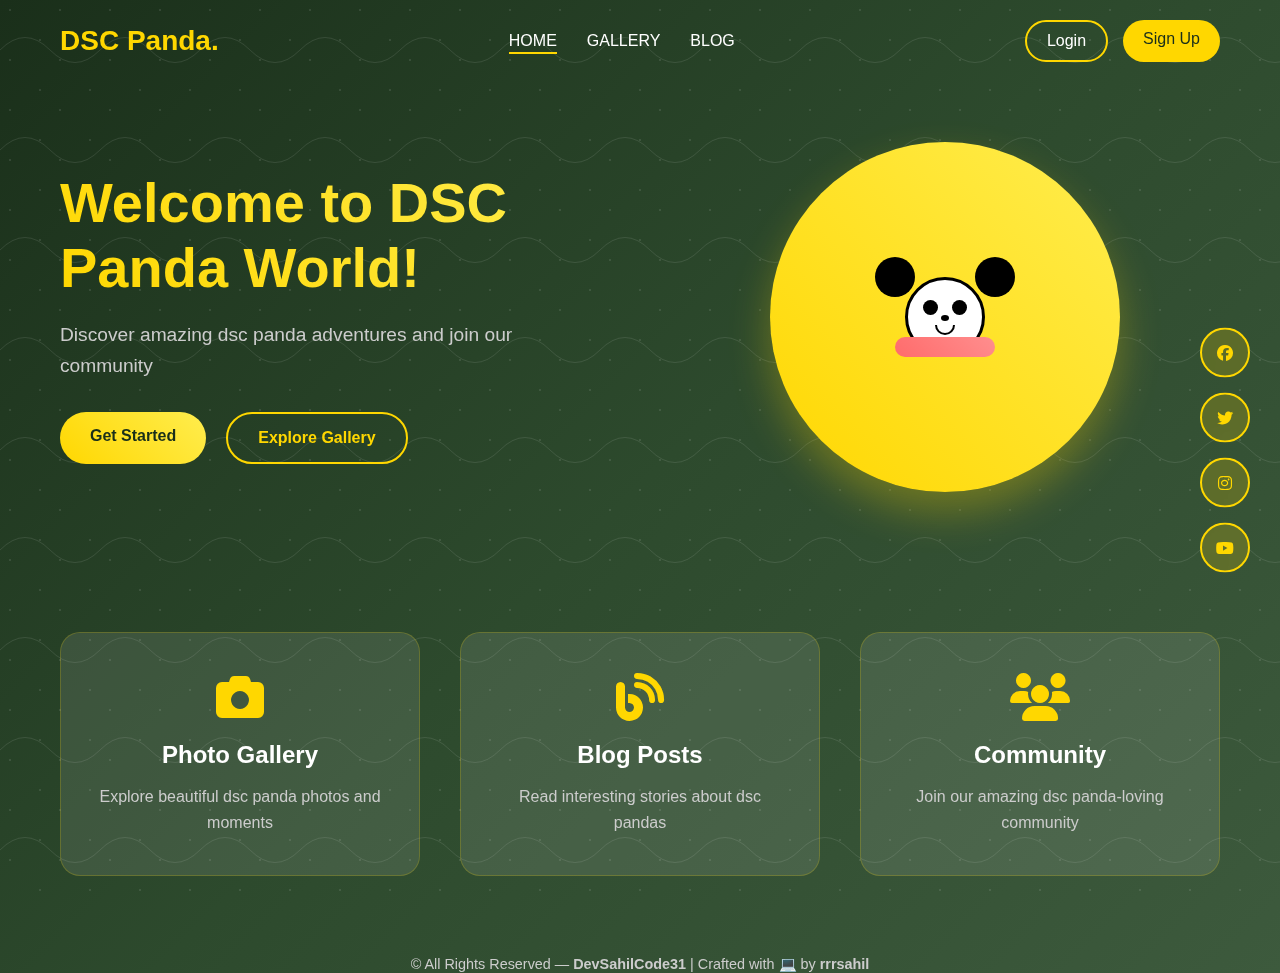
<file: index.html>
<!DOCTYPE html>
<html lang="en">
<head>
    <meta charset="UTF-8">
    <meta name="viewport" content="width=device-width, initial-scale=1.0">
    <title>DSC Panda - Home</title>
    <link rel="stylesheet" href="https://cdnjs.cloudflare.com/ajax/libs/font-awesome/6.7.2/css/all.min.css">
    <link rel="stylesheet" href="styles.css">
</head>
<body>
    <div class="container">
        <nav class="navbar">
            <div class="logo">
                <h2>DSC Panda.</h2>
            </div>
            <ul class="nav-links">
                <li><a href="index.html" class="active">HOME</a></li>
                <li><a href="#gallery">GALLERY</a></li>
                <li><a href="#blog">BLOG</a></li>
            </ul>
            <div class="auth-buttons">
                <a href="login.html" class="btn-login">Login</a>
                <a href="signup.html" class="btn-signup">Sign Up</a>
            </div>
        </nav>

        <main class="hero-section">
            <div class="hero-content">
                <div class="hero-text">
                    <h1 class="hero-title">Welcome to DSC Panda World!</h1>
                    <p class="hero-subtitle">Discover amazing dsc panda adventures and join our community</p>
                    <div class="hero-buttons">
                        <a href="signup.html" class="btn-primary">Get Started</a>
                        <a href="#gallery" class="btn-secondary">Explore Gallery</a>
                    </div>
                </div>
                <div class="hero-image">
                    <div class="panda-circle">
                        <div class="panda-character">
                            <div class="panda-face">
                                <div class="panda-ears">
                                    <div class="ear left-ear"></div>
                                    <div class="ear right-ear"></div>
                                </div>
                                <div class="panda-head">
                                    <div class="eye left-eye"></div>
                                    <div class="eye right-eye"></div>
                                    <div class="nose"></div>
                                    <div class="mouth"></div>
                                </div>
                                <div class="panda-scarf"></div>
                            </div>
                        </div>
                    </div>
                </div>
            </div>
        </main>

        <section class="features-section">
            <div class="features-grid">
                <div class="feature-card">
                    <i class="fas fa-camera"></i>
                    <h3>Photo Gallery</h3>
                    <p>Explore beautiful dsc panda photos and moments</p>
                </div>
                <div class="feature-card">
                    <i class="fas fa-blog"></i>
                    <h3>Blog Posts</h3>
                    <p>Read interesting stories about dsc pandas</p>
                </div>
                <div class="feature-card">
                    <i class="fas fa-users"></i>
                    <h3>Community</h3>
                    <p>Join our amazing dsc panda-loving community</p>
                </div>
            </div>
        </section>

        <div class="social-icons">
            <a href="#" class="social-icon"><i class="fab fa-facebook"></i></a>
            <a href="#" class="social-icon"><i class="fab fa-twitter"></i></a>
            <a href="#" class="social-icon"><i class="fab fa-instagram"></i></a>
            <a href="#" class="social-icon"><i class="fab fa-youtube"></i></a>
        </div>
    </div>
    <p style="text-align: center; font-size: 0.9rem; color: #ccc;">
  © All Rights Reserved — <strong>DevSahilCode31</strong> | Crafted with 💻 by <strong>rrrsahil</strong>
</p>


    <script src="script.js"></script>
</body>
</html>
</file>
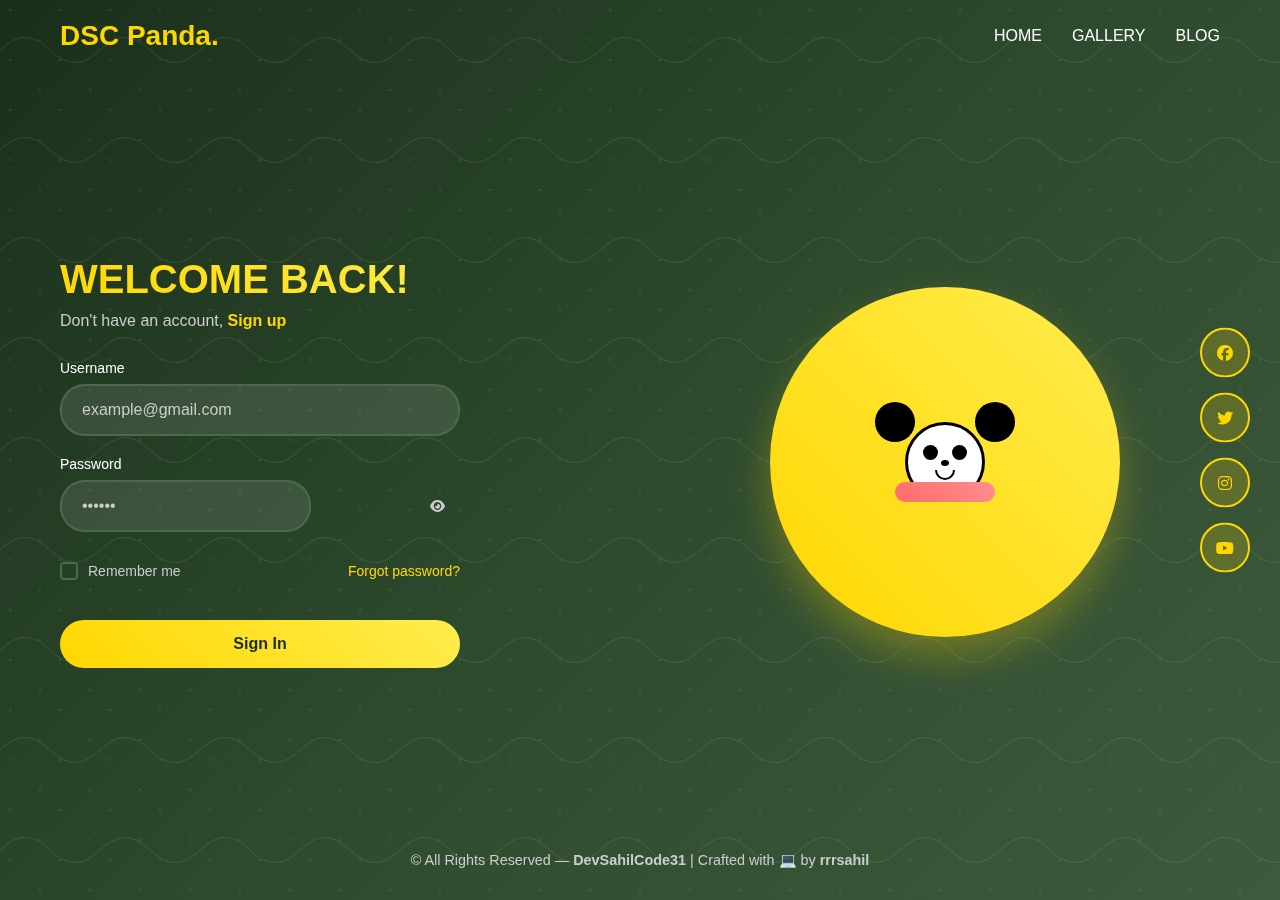
<file: login.html>
<!DOCTYPE html>
<html lang="en">
<head>
    <meta charset="UTF-8">
    <meta name="viewport" content="width=device-width, initial-scale=1.0">
    <title>DSC Panda - Login</title>
    <link rel="stylesheet" href="https://cdnjs.cloudflare.com/ajax/libs/font-awesome/6.7.2/css/all.min.css">
    <link rel="stylesheet" href="styles.css">
</head>
<body>
    <div class="container">
        <nav class="navbar">
            <div class="logo">
                <h2>DSC Panda.</h2>
            </div>
            <ul class="nav-links">
                <li><a href="index.html">HOME</a></li>
                <li><a href="#gallery">GALLERY</a></li>
                <li><a href="#blog">BLOG</a></li>
            </ul>
        </nav>

        <main class="auth-main">
            <div class="auth-container">
                <div class="auth-form-section">
                    <div class="auth-form">
                        <h1 class="auth-title">WELCOME BACK!</h1>
                        <p class="auth-subtitle">Don't have an account, <a href="signup.html">Sign up</a></p>
                        
                        <form id="loginForm" class="form">
                            <div class="form-group">
                                <label for="username">Username</label>
                                <input type="email" id="username" name="username" placeholder="example@gmail.com" required>
                            </div>
                            
                            <div class="form-group">
                                <label for="password">Password</label>
                                <div class="password-input">
                                    <input type="password" id="password" name="password" placeholder="••••••" required>
                                    <button type="button" class="password-toggle" onclick="togglePassword('password')">
                                        <i class="fas fa-eye"></i>
                                    </button>
                                </div>
                            </div>
                            
                            <div class="form-options">
                                <label class="checkbox-container">
                                    <input type="checkbox" id="remember">
                                    <span class="checkmark"></span>
                                    Remember me
                                </label>
                                <a href="#" class="forgot-password">Forgot password?</a>
                            </div>
                            
                            <button type="submit" class="btn-submit">Sign In</button>
                        </form>
                    </div>
                </div>
                
                <div class="auth-image-section">
                    <div class="panda-circle">
                        <div class="panda-character">
                            <div class="panda-face">
                                <div class="panda-ears">
                                    <div class="ear left-ear"></div>
                                    <div class="ear right-ear"></div>
                                </div>
                                <div class="panda-head">
                                    <div class="eye left-eye"></div>
                                    <div class="eye right-eye"></div>
                                    <div class="nose"></div>
                                    <div class="mouth"></div>
                                </div>
                                <div class="panda-scarf"></div>
                            </div>
                        </div>
                    </div>
                </div>
            </div>
        </main>

        <div class="social-icons">
            <a href="#" class="social-icon"><i class="fab fa-facebook"></i></a>
            <a href="#" class="social-icon"><i class="fab fa-twitter"></i></a>
            <a href="#" class="social-icon"><i class="fab fa-instagram"></i></a>
            <a href="#" class="social-icon"><i class="fab fa-youtube"></i></a>
        </div>
    </div>
    <p style="text-align: center; font-size: 0.9rem; color: #ccc;">
  © All Rights Reserved — <strong>DevSahilCode31</strong> | Crafted with 💻 by <strong>rrrsahil</strong>
</p>
    <script src="script.js"></script>
</body>
</html>
</file>
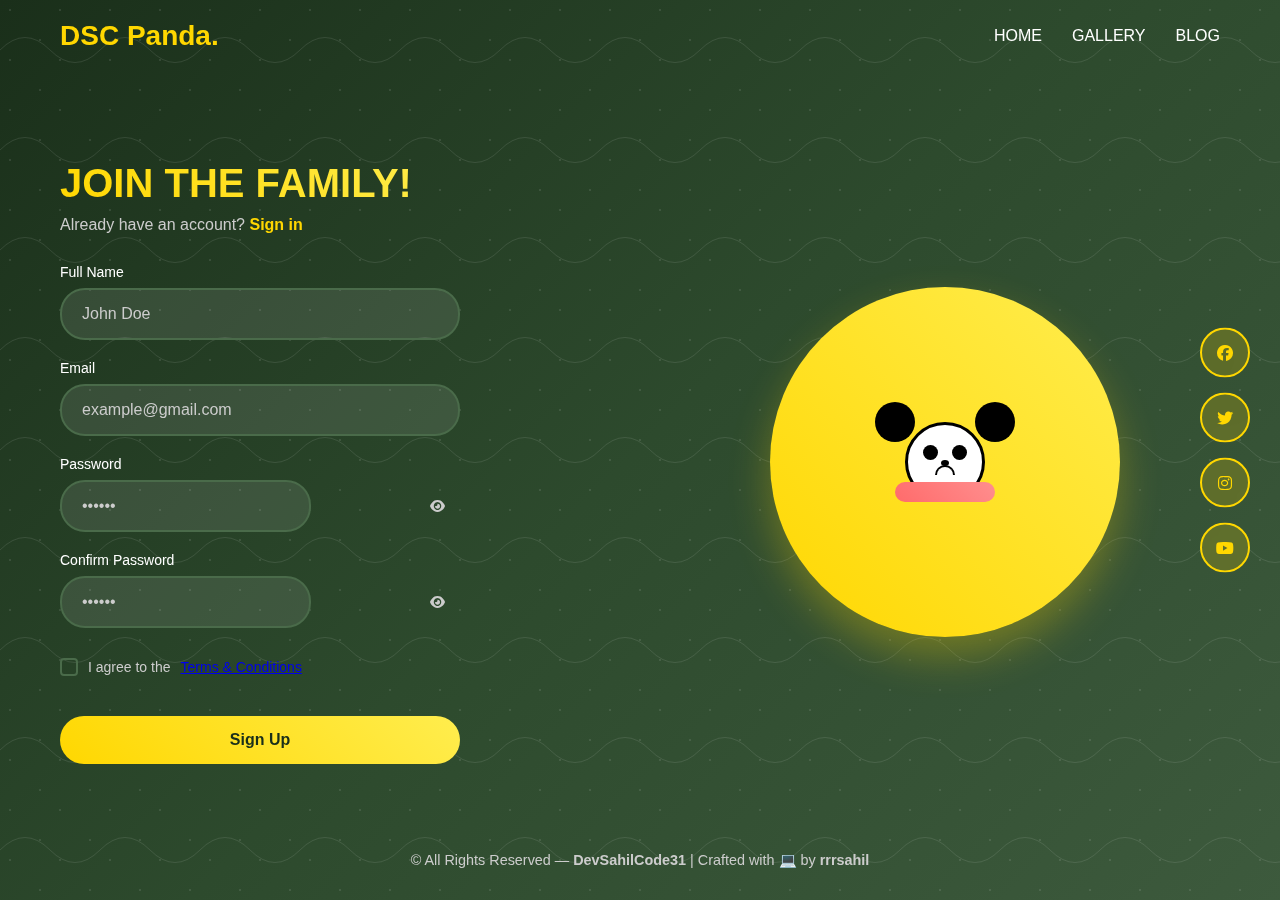
<file: signup.html>
<!DOCTYPE html>
<html lang="en">
<head>
    <meta charset="UTF-8">
    <meta name="viewport" content="width=device-width, initial-scale=1.0">
    <title>DSC Panda - Sign Up</title>
    <link rel="stylesheet" href="https://cdnjs.cloudflare.com/ajax/libs/font-awesome/6.7.2/css/all.min.css">
    <link rel="stylesheet" href="styles.css">
</head>
<body>
    <div class="container">
        <nav class="navbar">
            <div class="logo">
                <h2>DSC Panda.</h2>
            </div>
            <ul class="nav-links">
                <li><a href="index.html">HOME</a></li>
                <li><a href="#gallery">GALLERY</a></li>
                <li><a href="#blog">BLOG</a></li>
            </ul>
        </nav>

        <main class="auth-main">
            <div class="auth-container">
                <div class="auth-form-section">
                    <div class="auth-form">
                        <h1 class="auth-title">JOIN THE FAMILY!</h1>
                        <p class="auth-subtitle">Already have an account? <a href="login.html">Sign in</a></p>
                        
                        <form id="signupForm" class="form">
                            <div class="form-group">
                                <label for="fullname">Full Name</label>
                                <input type="text" id="fullname" name="fullname" placeholder="John Doe" required>
                            </div>
                            
                            <div class="form-group">
                                <label for="email">Email</label>
                                <input type="email" id="email" name="email" placeholder="example@gmail.com" required>
                            </div>
                            
                            <div class="form-group">
                                <label for="signupPassword">Password</label>
                                <div class="password-input">
                                    <input type="password" id="signupPassword" name="password" placeholder="••••••" required>
                                    <button type="button" class="password-toggle" onclick="togglePassword('signupPassword')">
                                        <i class="fas fa-eye"></i>
                                    </button>
                                </div>
                            </div>
                            
                            <div class="form-group">
                                <label for="confirmPassword">Confirm Password</label>
                                <div class="password-input">
                                    <input type="password" id="confirmPassword" name="confirmPassword" placeholder="••••••" required>
                                    <button type="button" class="password-toggle" onclick="togglePassword('confirmPassword')">
                                        <i class="fas fa-eye"></i>
                                    </button>
                                </div>
                            </div>
                            
                            <div class="form-options">
                                <label class="checkbox-container">
                                    <input type="checkbox" id="terms" required>
                                    <span class="checkmark"></span>
                                    I agree to the <a href="#">Terms & Conditions</a>
                                </label>
                            </div>
                            
                            <button type="submit" class="btn-submit">Sign Up</button>
                        </form>
                    </div>
                </div>
                
                <div class="auth-image-section">
                    <div class="panda-circle">
                        <div class="panda-character signup-panda">
                            <div class="panda-face">
                                <div class="panda-ears">
                                    <div class="ear left-ear"></div>
                                    <div class="ear right-ear"></div>
                                </div>
                                <div class="panda-head">
                                    <div class="eye left-eye"></div>
                                    <div class="eye right-eye"></div>
                                    <div class="nose"></div>
                                    <div class="mouth happy-mouth"></div>
                                </div>
                                <div class="panda-scarf"></div>
                            </div>
                        </div>
                    </div>
                </div>
            </div>
        </main>

        <div class="social-icons">
            <a href="#" class="social-icon"><i class="fab fa-facebook"></i></a>
            <a href="#" class="social-icon"><i class="fab fa-twitter"></i></a>
            <a href="#" class="social-icon"><i class="fab fa-instagram"></i></a>
            <a href="#" class="social-icon"><i class="fab fa-youtube"></i></a>
        </div>
    </div>
    <p style="text-align: center; font-size: 0.9rem; color: #ccc;">
  © All Rights Reserved — <strong>DevSahilCode31</strong> | Crafted with 💻 by <strong>rrrsahil</strong>
</p>
    <script src="script.js"></script>
</body>
</html>
</file>
<file: styles.css>
/* Reset and Base Styles */
* {
    margin: 0;
    padding: 0;
    box-sizing: border-box;
}

body {
    font-family: 'Segoe UI', Tahoma, Geneva, Verdana, sans-serif;
    background: linear-gradient(135deg, #1a2f1a 0%, #2d4a2d 50%, #3d5a3d 100%);
    min-height: 100vh;
    color: #ffffff;
    overflow-x: hidden;
}

/* Background Pattern */
body::before {
    content: '';
    position: fixed;
    top: 0;
    left: 0;
    width: 100%;
    height: 100%;
    background-image: 
        radial-gradient(circle at 20% 20%, rgba(255, 255, 255, 0.1) 1px, transparent 1px),
        radial-gradient(circle at 80% 80%, rgba(255, 255, 255, 0.1) 1px, transparent 1px);
    background-size: 50px 50px;
    pointer-events: none;
    z-index: -1;
}

/* Curved Lines Animation */
body::after {
    content: '';
    position: fixed;
    top: 0;
    left: 0;
    width: 100%;
    height: 100%;
    background: url("data:image/svg+xml,%3Csvg width='100' height='100' xmlns='http://www.w3.org/2000/svg'%3E%3Cpath d='M0,50 Q25,25 50,50 T100,50' stroke='rgba(255,255,255,0.1)' stroke-width='1' fill='none'/%3E%3C/svg%3E");
    animation: float 20s ease-in-out infinite;
    pointer-events: none;
    z-index: -1;
}

@keyframes float {
    0%, 100% { transform: translateY(0px) rotate(0deg); }
    50% { transform: translateY(-20px) rotate(2deg); }
}

/* Container */
.container {
    max-width: 1200px;
    margin: 0 auto;
    padding: 0 20px;
    position: relative;
    z-index: 1;
}

/* Navigation */
.navbar {
    display: flex;
    justify-content: space-between;
    align-items: center;
    padding: 20px 0;
    animation: slideDown 0.8s ease-out;
}

.logo h2 {
    color: #ffd700;
    font-size: 28px;
    font-weight: bold;
    cursor: pointer;
    transition: transform 0.3s ease;
}

.logo h2:hover {
    transform: scale(1.1);
}

.nav-links {
    display: flex;
    list-style: none;
    gap: 30px;
}

.nav-links a {
    color: #ffffff;
    text-decoration: none;
    font-weight: 500;
    transition: all 0.3s ease;
    position: relative;
}

.nav-links a::after {
    content: '';
    position: absolute;
    bottom: -5px;
    left: 0;
    width: 0;
    height: 2px;
    background: #ffd700;
    transition: width 0.3s ease;
}

.nav-links a:hover::after,
.nav-links a.active::after {
    width: 100%;
}

.auth-buttons {
    display: flex;
    gap: 15px;
}

.btn-login, .btn-signup {
    padding: 10px 20px;
    text-decoration: none;
    border-radius: 25px;
    font-weight: 500;
    transition: all 0.3s ease;
}

.btn-login {
    color: #ffffff;
    border: 2px solid #ffd700;
}

.btn-login:hover {
    background: #ffd700;
    color: #1a2f1a;
    transform: translateY(-2px);
}

.btn-signup {
    background: #ffd700;
    color: #1a2f1a;
}

.btn-signup:hover {
    background: #ffed4e;
    transform: translateY(-2px);
    box-shadow: 0 5px 15px rgba(255, 215, 0, 0.3);
}

/* Hero Section */
.hero-section {
    padding: 60px 0;
    animation: fadeInUp 1s ease-out 0.3s both;
}

.hero-content {
    display: grid;
    grid-template-columns: 1fr 1fr;
    gap: 60px;
    align-items: center;
}

.hero-text {
    animation: slideInLeft 1s ease-out 0.5s both;
}

.hero-title {
    font-size: 3.5rem;
    font-weight: bold;
    margin-bottom: 20px;
    background: linear-gradient(45deg, #ffd700, #ffed4e);
    -webkit-background-clip: text;
    -webkit-text-fill-color: transparent;
    background-clip: text;
}

.hero-subtitle {
    font-size: 1.2rem;
    margin-bottom: 30px;
    color: #cccccc;
    line-height: 1.6;
}

.hero-buttons {
    display: flex;
    gap: 20px;
}

.btn-primary, .btn-secondary {
    padding: 15px 30px;
    text-decoration: none;
    border-radius: 30px;
    font-weight: 600;
    transition: all 0.3s ease;
    display: inline-block;
}

.btn-primary {
    background: linear-gradient(45deg, #ffd700, #ffed4e);
    color: #1a2f1a;
}

.btn-primary:hover {
    transform: translateY(-3px);
    box-shadow: 0 10px 25px rgba(255, 215, 0, 0.3);
}

.btn-secondary {
    border: 2px solid #ffd700;
    color: #ffd700;
}

.btn-secondary:hover {
    background: #ffd700;
    color: #1a2f1a;
    transform: translateY(-3px);
}

/* Panda Character */
.hero-image {
    display: flex;
    justify-content: center;
    animation: slideInRight 1s ease-out 0.7s both;
}

.panda-circle {
    width: 350px;
    height: 350px;
    background: linear-gradient(45deg, #ffd700, #ffed4e);
    border-radius: 50%;
    display: flex;
    align-items: center;
    justify-content: center;
    position: relative;
    animation: bounce 3s ease-in-out infinite;
    box-shadow: 0 20px 40px rgba(255, 215, 0, 0.3);
}

.panda-character {
    position: relative;
    animation: wiggle 4s ease-in-out infinite;
}

.panda-face {
    position: relative;
}

.panda-ears {
    position: relative;
}

.ear {
    width: 40px;
    height: 40px;
    background: #000;
    border-radius: 50%;
    position: absolute;
    top: -20px;
}

.left-ear {
    left: -30px;
    animation: earWiggle 2s ease-in-out infinite;
}

.right-ear {
    right: -30px;
    animation: earWiggle 2s ease-in-out infinite 0.5s;
}

.panda-head {
    width: 80px;
    height: 80px;
    background: #fff;
    border-radius: 50%;
    position: relative;
    border: 3px solid #000;
}

.eye {
    width: 15px;
    height: 15px;
    background: #000;
    border-radius: 50%;
    position: absolute;
    top: 20px;
    animation: blink 3s ease-in-out infinite;
}

.left-eye {
    left: 15px;
}

.right-eye {
    right: 15px;
}

.nose {
    width: 8px;
    height: 6px;
    background: #000;
    border-radius: 50%;
    position: absolute;
    top: 35px;
    left: 50%;
    transform: translateX(-50%);
}

.mouth {
    width: 20px;
    height: 10px;
    border: 2px solid #000;
    border-top: none;
    border-radius: 0 0 20px 20px;
    position: absolute;
    top: 45px;
    left: 50%;
    transform: translateX(-50%);
}

.happy-mouth {
    border-top: 2px solid #000;
    border-bottom: none;
    border-radius: 20px 20px 0 0;
    top: 40px;
}

.panda-scarf {
    width: 100px;
    height: 20px;
    background: linear-gradient(45deg, #ff6b6b, #ff8e8e);
    position: absolute;
    top: 60px;
    left: 50%;
    transform: translateX(-50%);
    border-radius: 10px;
    animation: scarfWave 2s ease-in-out infinite;
}

/* Auth Pages */
.auth-main {
    padding: 40px 0;
    min-height: calc(100vh - 120px);
    display: flex;
    align-items: center;
}

.auth-container {
    display: grid;
    grid-template-columns: 1fr 1fr;
    gap: 60px;
    align-items: center;
    width: 100%;
}

.auth-form-section {
    animation: slideInLeft 0.8s ease-out;
}

.auth-form {
    max-width: 400px;
}

.auth-title {
    font-size: 2.5rem;
    font-weight: bold;
    margin-bottom: 10px;
    background: linear-gradient(45deg, #ffd700, #ffed4e);
    -webkit-background-clip: text;
    -webkit-text-fill-color: transparent;
    background-clip: text;
}

.auth-subtitle {
    margin-bottom: 30px;
    color: #cccccc;
}

.auth-subtitle a {
    color: #ffd700;
    text-decoration: none;
    font-weight: 600;
}

.auth-subtitle a:hover {
    text-decoration: underline;
}

.form {
    display: flex;
    flex-direction: column;
    gap: 20px;
}

.form-group {
    display: flex;
    flex-direction: column;
    gap: 8px;
}

.form-group label {
    color: #ffffff;
    font-weight: 500;
    font-size: 14px;
}

.form-group input {
    padding: 15px 20px;
    border: 2px solid #4a6b4a;
    border-radius: 25px;
    background: rgba(255, 255, 255, 0.1);
    color: #ffffff;
    font-size: 16px;
    transition: all 0.3s ease;
}

.form-group input::placeholder {
    color: #cccccc;
}

.form-group input:focus {
    outline: none;
    border-color: #ffd700;
    background: rgba(255, 255, 255, 0.15);
    transform: translateY(-2px);
    box-shadow: 0 5px 15px rgba(255, 215, 0, 0.2);
}

.password-input {
    position: relative;
}

.password-toggle {
    position: absolute;
    right: 15px;
    top: 50%;
    transform: translateY(-50%);
    background: none;
    border: none;
    color: #cccccc;
    cursor: pointer;
    transition: color 0.3s ease;
}

.password-toggle:hover {
    color: #ffd700;
}

.form-options {
    display: flex;
    justify-content: space-between;
    align-items: center;
    margin: 10px 0;
}

.checkbox-container {
    display: flex;
    align-items: center;
    gap: 10px;
    cursor: pointer;
    color: #cccccc;
    font-size: 14px;
}

.checkbox-container input {
    display: none;
}

.checkmark {
    width: 18px;
    height: 18px;
    border: 2px solid #4a6b4a;
    border-radius: 4px;
    position: relative;
    transition: all 0.3s ease;
}

.checkbox-container input:checked + .checkmark {
    background: #ffd700;
    border-color: #ffd700;
}

.checkbox-container input:checked + .checkmark::after {
    content: '✓';
    position: absolute;
    top: 50%;
    left: 50%;
    transform: translate(-50%, -50%);
    color: #1a2f1a;
    font-weight: bold;
    font-size: 12px;
}

.forgot-password {
    color: #ffd700;
    text-decoration: none;
    font-size: 14px;
    transition: color 0.3s ease;
}

.forgot-password:hover {
    color: #ffed4e;
    text-decoration: underline;
}

.btn-submit {
    padding: 15px 30px;
    background: linear-gradient(45deg, #ffd700, #ffed4e);
    color: #1a2f1a;
    border: none;
    border-radius: 25px;
    font-size: 16px;
    font-weight: 600;
    cursor: pointer;
    transition: all 0.3s ease;
    margin-top: 10px;
}

.btn-submit:hover {
    transform: translateY(-3px);
    box-shadow: 0 10px 25px rgba(255, 215, 0, 0.3);
}

.auth-image-section {
    display: flex;
    justify-content: center;
    animation: slideInRight 0.8s ease-out 0.2s both;
}

/* Features Section */
.features-section {
    padding: 80px 0;
    animation: fadeInUp 1s ease-out 0.9s both;
}

.features-grid {
    display: grid;
    grid-template-columns: repeat(auto-fit, minmax(300px, 1fr));
    gap: 40px;
}

.feature-card {
    background: rgba(255, 255, 255, 0.1);
    padding: 40px 30px;
    border-radius: 20px;
    text-align: center;
    transition: all 0.3s ease;
    border: 1px solid rgba(255, 215, 0, 0.2);
}

.feature-card:hover {
    transform: translateY(-10px);
    background: rgba(255, 255, 255, 0.15);
    box-shadow: 0 20px 40px rgba(255, 215, 0, 0.2);
}

.feature-card i {
    font-size: 3rem;
    color: #ffd700;
    margin-bottom: 20px;
    animation: pulse 2s ease-in-out infinite;
}

.feature-card h3 {
    font-size: 1.5rem;
    margin-bottom: 15px;
    color: #ffffff;
}

.feature-card p {
    color: #cccccc;
    line-height: 1.6;
}

/* Social Icons */
.social-icons {
    position: fixed;
    right: 30px;
    top: 50%;
    transform: translateY(-50%);
    display: flex;
    flex-direction: column;
    gap: 15px;
    z-index: 100;
    animation: slideInRight 1s ease-out 1.2s both;
}

.social-icon {
    width: 50px;
    height: 50px;
    background: rgba(255, 215, 0, 0.2);
    border: 2px solid #ffd700;
    border-radius: 50%;
    display: flex;
    align-items: center;
    justify-content: center;
    color: #ffd700;
    text-decoration: none;
    transition: all 0.3s ease;
    backdrop-filter: blur(10px);
}

.social-icon:hover {
    background: #ffd700;
    color: #1a2f1a;
    transform: scale(1.1);
    box-shadow: 0 5px 15px rgba(255, 215, 0, 0.3);
}

/* Animations */
@keyframes slideDown {
    from {
        opacity: 0;
        transform: translateY(-50px);
    }
    to {
        opacity: 1;
        transform: translateY(0);
    }
}

@keyframes fadeInUp {
    from {
        opacity: 0;
        transform: translateY(50px);
    }
    to {
        opacity: 1;
        transform: translateY(0);
    }
}

@keyframes slideInLeft {
    from {
        opacity: 0;
        transform: translateX(-50px);
    }
    to {
        opacity: 1;
        transform: translateX(0);
    }
}

@keyframes slideInRight {
    from {
        opacity: 0;
        transform: translateX(50px);
    }
    to {
        opacity: 1;
        transform: translateX(0);
    }
}

@keyframes bounce {
    0%, 20%, 50%, 80%, 100% {
        transform: translateY(0);
    }
    40% {
        transform: translateY(-10px);
    }
    60% {
        transform: translateY(-5px);
    }
}

@keyframes wiggle {
    0%, 100% {
        transform: rotate(0deg);
    }
    25% {
        transform: rotate(2deg);
    }
    75% {
        transform: rotate(-2deg);
    }
}

@keyframes earWiggle {
    0%, 100% {
        transform: rotate(0deg);
    }
    50% {
        transform: rotate(10deg);
    }
}

@keyframes blink {
    0%, 90%, 100% {
        transform: scaleY(1);
    }
    95% {
        transform: scaleY(0.1);
    }
}

@keyframes scarfWave {
    0%, 100% {
        transform: translateX(-50%) rotate(0deg);
    }
    50% {
        transform: translateX(-50%) rotate(5deg);
    }
}

@keyframes pulse {
    0%, 100% {
        transform: scale(1);
    }
    50% {
        transform: scale(1.1);
    }
}

/* Mobile Responsive */
@media (max-width: 768px) {
    .container {
        padding: 0 15px;
    }
    
    .navbar {
        flex-direction: column;
        gap: 20px;
        text-align: center;
    }
    
    .nav-links {
        gap: 20px;
    }
    
    .auth-buttons {
        justify-content: center;
    }
    
    .hero-content {
        grid-template-columns: 1fr;
        gap: 40px;
        text-align: center;
    }
    
    .hero-title {
        font-size: 2.5rem;
    }
    
    .hero-buttons {
        justify-content: center;
        flex-wrap: wrap;
    }
    
    .panda-circle {
        width: 280px;
        height: 280px;
    }
    
    .auth-container {
        grid-template-columns: 1fr;
        gap: 40px;
        text-align: center;
    }
    
    .auth-form {
        max-width: 100%;
    }
    
    .auth-title {
        font-size: 2rem;
    }
    
    .form-options {
        flex-direction: column;
        gap: 15px;
        align-items: flex-start;
    }
    
    .features-grid {
        grid-template-columns: 1fr;
        gap: 30px;
    }
    
    .social-icons {
        position: static;
        flex-direction: row;
        justify-content: center;
        margin-top: 40px;
        transform: none;
    }
}

@media (max-width: 480px) {
    .hero-title {
        font-size: 2rem;
    }
    
    .hero-subtitle {
        font-size: 1rem;
    }
    
    .panda-circle {
        width: 220px;
        height: 220px;
    }
    
    .auth-title {
        font-size: 1.8rem;
    }
    
    .btn-primary, .btn-secondary, .btn-submit {
        padding: 12px 25px;
        font-size: 14px;
    }
    
    .form-group input {
        padding: 12px 15px;
        font-size: 14px;
    }
}

/* Success/Error Messages */
.message {
    padding: 15px 20px;
    border-radius: 10px;
    margin-bottom: 20px;
    font-weight: 500;
    animation: slideInDown 0.5s ease-out;
}

.message.success {
    background: rgba(76, 175, 80, 0.2);
    border: 1px solid #4caf50;
    color: #4caf50;
}

.message.error {
    background: rgba(244, 67, 54, 0.2);
    border: 1px solid #f44336;
    color: #f44336;
}

@keyframes slideInDown {
    from {
        opacity: 0;
        transform: translateY(-20px);
    }
    to {
        opacity: 1;
        transform: translateY(0);
    }
}

/* Loading Animation */
.loading {
    display: inline-block;
    width: 20px;
    height: 20px;
    border: 3px solid rgba(255, 255, 255, 0.3);
    border-radius: 50%;
    border-top-color: #ffd700;
    animation: spin 1s ease-in-out infinite;
}

@keyframes spin {
    to {
        transform: rotate(360deg);
    }
}
</file>
